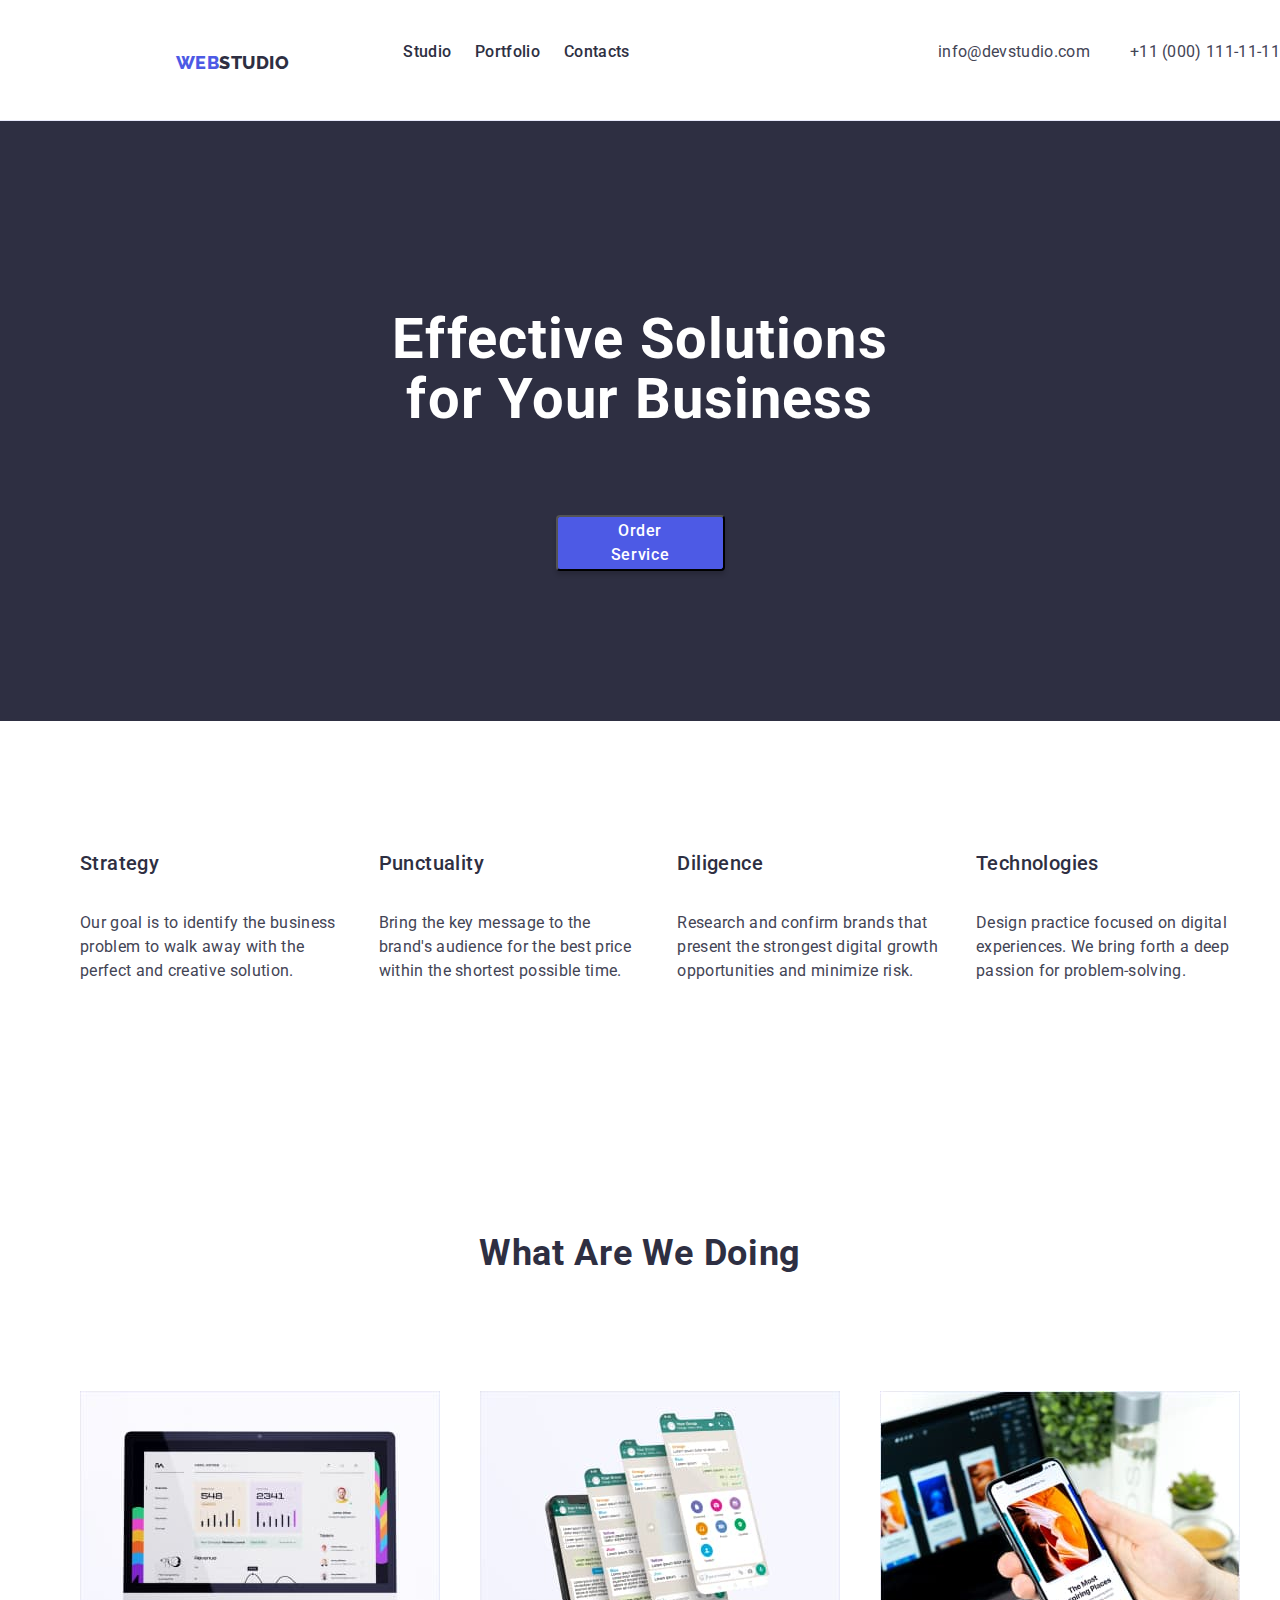
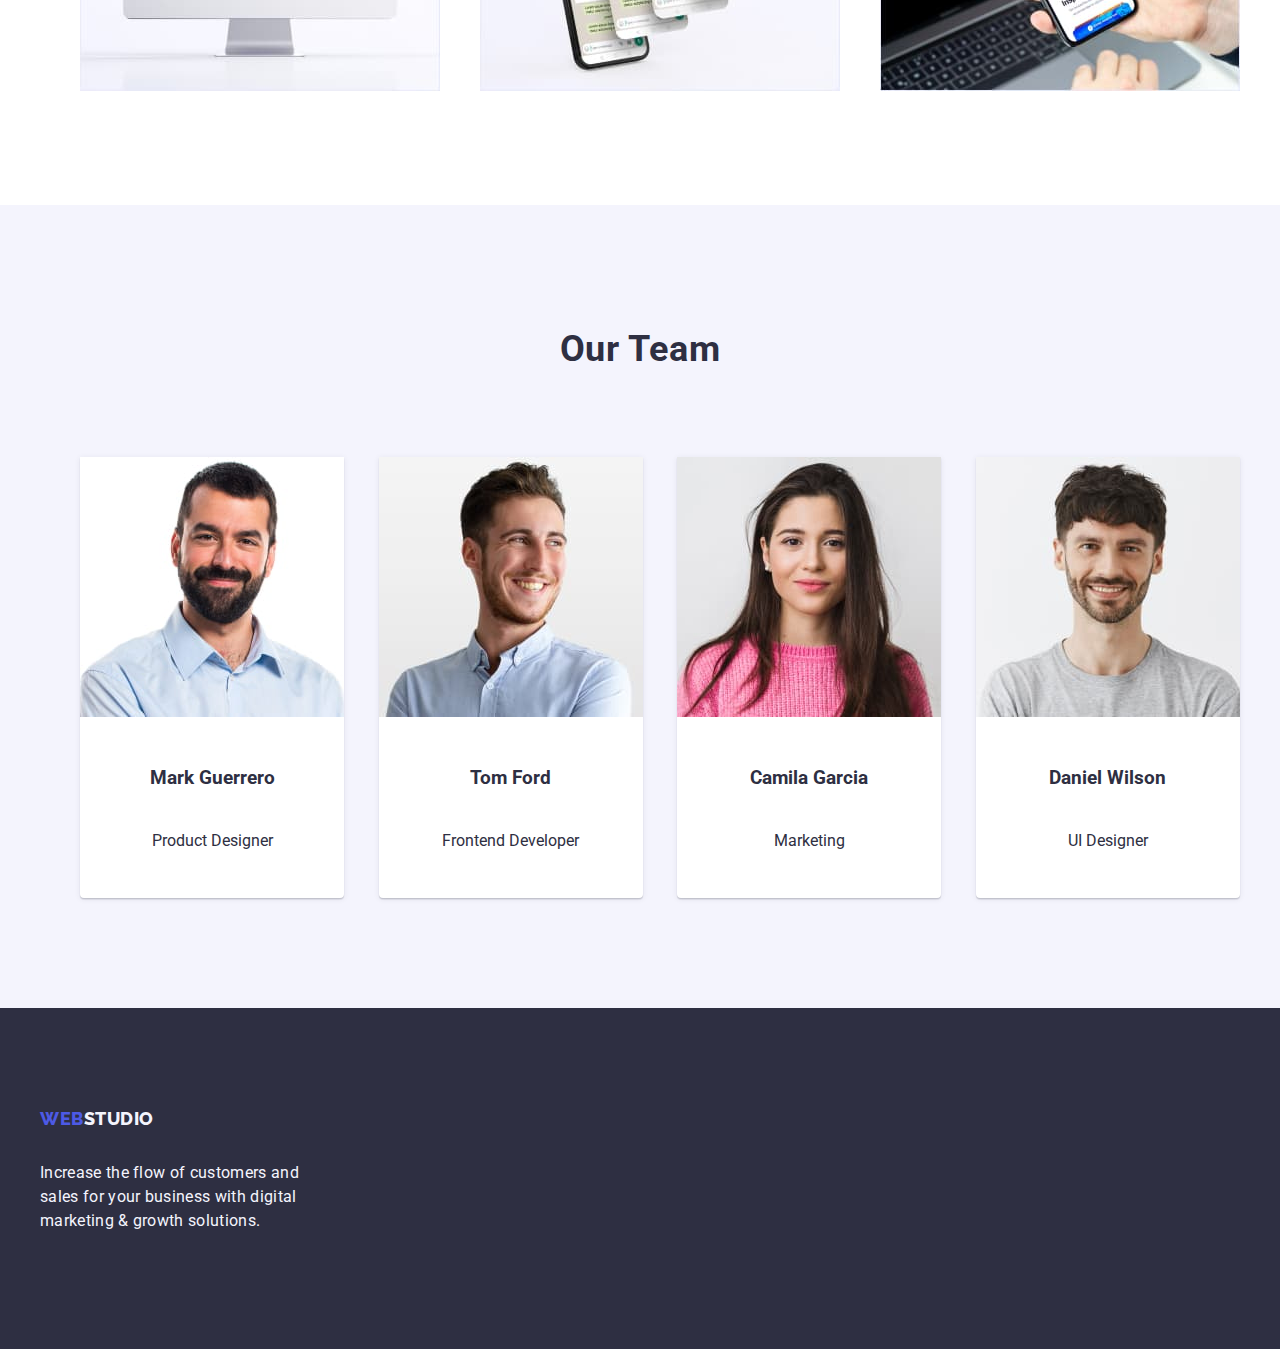
<file: index.html>
<!DOCTYPE html>
<html lang="en">

<head>
    <meta charset="UTF-8">
    <meta name="viewport" content="width=device-width, initial-scale=1.0">
    <!-- google fonts -->
    <link rel="preconnect" href="https://fonts.googleapis.com">
    <link rel="preconnect" href="https://fonts.gstatic.com" crossorigin>
    <link
        href="https://fonts.googleapis.com/css2?family=Raleway:wght@700&family=Roboto:wght@400;500;700;900&display=swap"
        rel="stylesheet">
    <link rel="stylesheet" href="./css/modern-normalize.css" />
    <link rel="stylesheet" href="./css/styles.css">

    <title>Web Studio</title>
</head>

<body>

    <header class="top-line">
        <div class="container top-line-style">
            <a class="logo" href="index.html">WEB</a>

            <nav class="navbar">
                <ul class="navbar-list">
                    <li>
                        <a class="navbar-list-item" href="index.html">Studio</a>
                    </li>
                    <li>
                        <a class="navbar-list-item" href="portfolio.html">Portfolio</a>
                    </li>
                    <li>
                        <a class="navbar-list-item" href="contacts.html">Contacts</a>
                    </li>
                </ul>
            </nav>
            <ul class="contact-info">
                <li>
                    <a href="mailto:info@devstudio.com">info@devstudio.com</a>
                </li>
                <li>
                    <a href="tel:+110001111111">+11 (000) 111-11-11</a>
                </li>
            </ul>
        </div>
    </header>

    <main>

        <!-- sectiunea hero image -->
        <section class="section section-one">
            <div class="container hero-section">
                <h1>Effective Solutions for Your Business</h1>
                <button type="button">Order Service</button>
            </div>
        </section>

        <!-- sectiunea 1 -->
        <section class="section">
            <div class="container">
                <ul class="section-one-list">
                    <li class="section-one-list-item">
                        <h3>Strategy</h3>
                        <p>Our goal is to identify the business problem to walk away with the perfect and
                            creative solution.</p>
                    </li>
                    <li class="section-one-list-item">
                        <h3>Punctuality</h3>
                        <p>Bring the key message to the brand's audience for the best price within the
                            shortest possible time.</p>
                    </li>
                    <li class="section-one-list-item">
                        <h3>Diligence</h3>
                        <p>Research and confirm brands that present the strongest digital growth
                            opportunities and minimize risk.</p>
                    </li>
                    <li class="section-one-list-item">
                        <h3>Technologies</h3>
                        <p>Design practice focused on digital experiences. We bring forth a deep
                            passion for problem-solving.</p>
                    </li>
                </ul>
            </div>
        </section>

        <!-- sectiunea 2 what are we doing -->

        <section class="section section-two">
            <div class="container section-two">
                <h2>What Are We Doing</h2>
                <ul class="section-two-list">
                    <li>
                        <img src="./images/img1.jpg" alt="mac computer" width="360" height="300">
                    </li>
                    <li>
                        <img src="./images/img2.jpg" alt="mobile device" width="360" height="300">
                    </li>
                    <li>
                        <img src="./images/img3.jpg" alt="computer and mobile device" width="360" height="300">
                    </li>
                </ul>
            </div>
        </section>



        <!-- sectiunea 3 our team -->

        <section class="section section-three">
            <div class="container our-team-section">
                <h2>Our Team</h2>
                <ul class="cards-list">
                    <li class="card">
                        <img src="./images/img1-Mark.jpg" alt="Mark Guerrero" width="264" height="260">
                        <div class="card-content">
                            <h3>Mark Guerrero </h3>
                            <p>Product Designer</p>
                        </div>
                    </li>

                    <li class="card">
                        <img src="./images/img2-Tom.jpg" alt="Tom Ford" width="264" height="260">
                        <div class="card-content">
                            <h3>Tom Ford</h3>
                            <p>Frontend Developer</p>
                        </div>
                    </li>
                    <li class="card">
                        <img src="./images/img3-Camila.jpg" alt="Camila Garcia" width="264" height="260">
                        <div class="card-content">
                            <h3>Camila Garcia</h3>
                            <p>Marketing</p>
                        </div>
                    </li>
                    <li class="card">
                        <img src="./images/img4-Daniel.jpg" alt="Daniel Wilson" width="264" height="260">
                        <div class="card-content">
                            <h3>Daniel Wilson</h3>
                            <p>UI Designer</p>
                        </div>
                    </li>
                </ul>
            </div>
        </section>

    </main>

    <footer class="footer-section">
        <div class="container">
            <div class="footer-section-style">
                <a class="footer-logo" href="index.html">WEB</a>
                <p>Increase the flow of customers and sales for your business with digital marketing & growth solutions.
                </p>
            </div>
        </div>
    </footer>
</body>

</html>
</file>
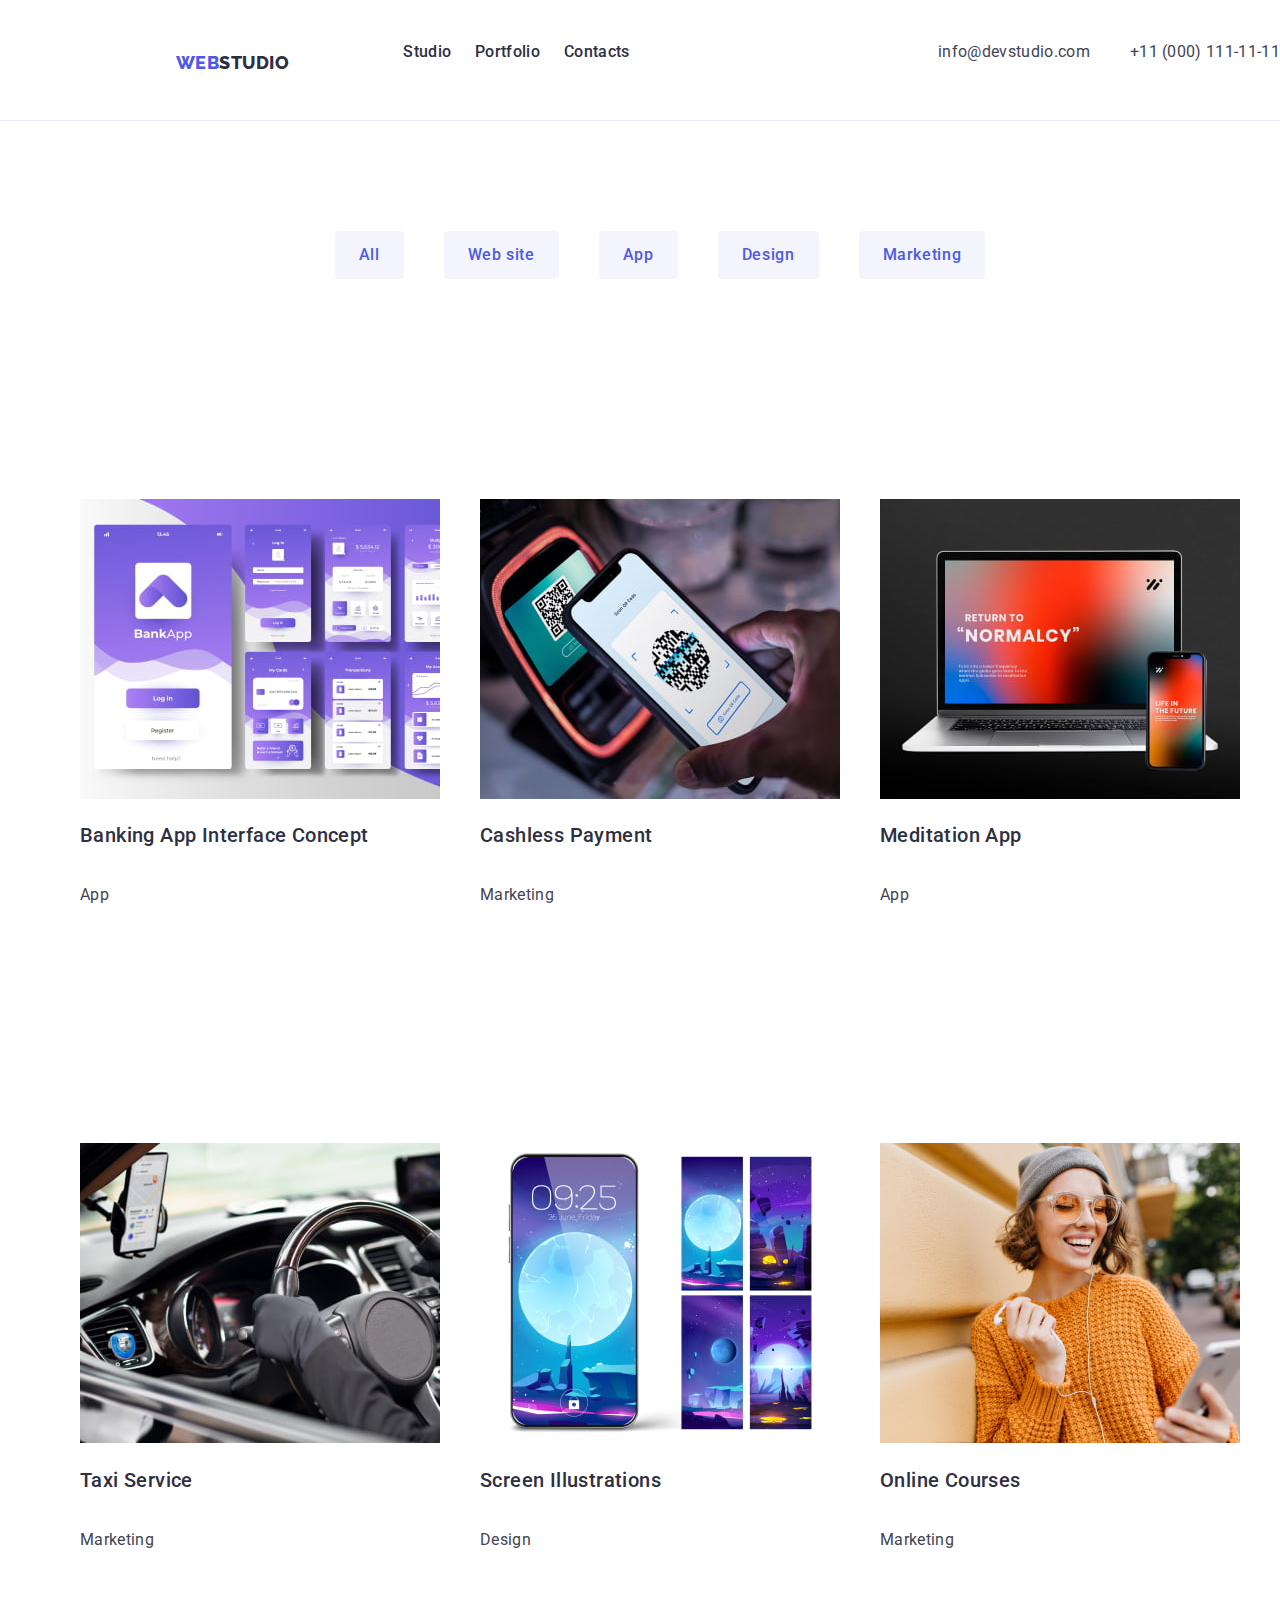
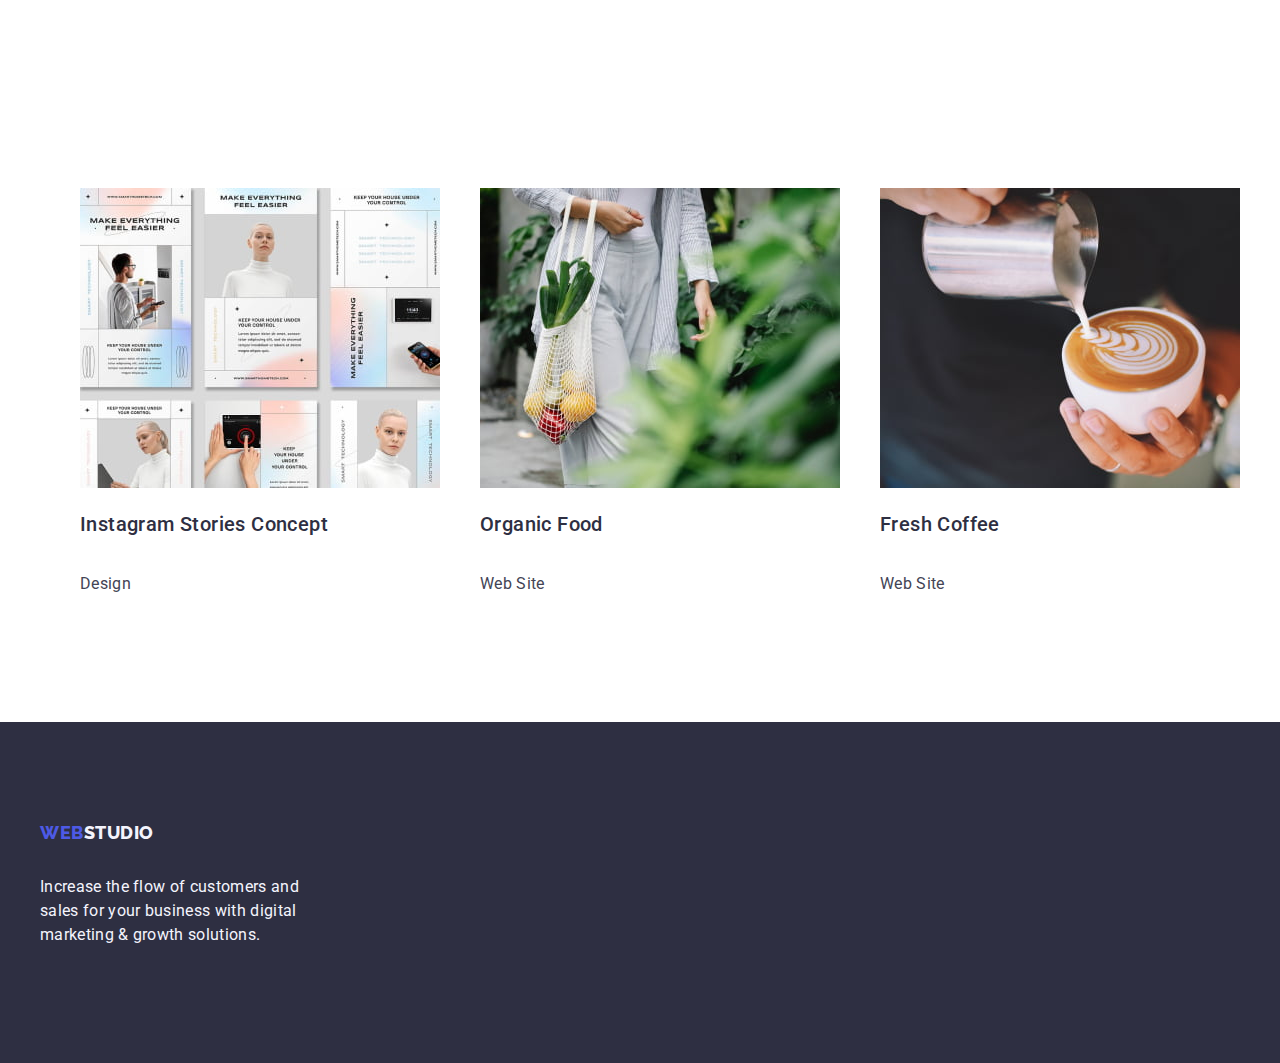
<file: portfolio.html>
<!DOCTYPE html>
<html lang="en">

<head>
    <meta charset="UTF-8">
    <meta name="viewport" content="width=device-width, initial-scale=1.0">
    <title>Portofolio</title>
    <link rel="preconnect" href="https://fonts.googleapis.com">
    <link rel="preconnect" href="https://fonts.gstatic.com" crossorigin>
    <link
        href="https://fonts.googleapis.com/css2?family=Raleway:ital,wght@0,100..900;1,100..900&family=Roboto:wght@400;500;700;900&display=swap"
        rel="stylesheet">
    <link rel="stylesheet" href="./css/modern-normalize.css">
    <link rel="stylesheet" href="./css/portfolio.css">

</head>

<body>
    <header class="top-line">
        <div class="container top-line-style">
            <a class="logo" href="index.html">WEB</a>

            <nav class="navbar">
                <ul class="navbar-list">
                    <li>
                        <a class="navbar-list-item" href="index.html">Studio</a>
                    </li>
                    <li>
                        <a class="navbar-list-item" href="portfolio.html">Portfolio</a>
                    </li>
                    <li>
                        <a class="navbar-list-item" href="contacts.html">Contacts</a>
                    </li>
                </ul>
            </nav>
            <ul class="contact-info">
                <li>
                    <a href="mailto:info@devstudio.com">info@devstudio.com</a>
                </li>
                <li>
                    <a href="tel:+110001111111">+11 (000) 111-11-11</a>
                </li>
            </ul>
        </div>
    </header>

    <main>
        <!-- Sectiunea Filters -->
        <section class="section">
            <div class="container">
                <ul class="filter-list">
                    <li>
                        <button class="filter-list-button" type="button">All</button>
                    </li>
                    <li>
                        <button class="filter-list-button" type="button">Web site</button>
                    </li>
                    <li>
                        <button class="filter-list-button" type="button">App</button>
                    </li>
                    <li>
                        <button class="filter-list-button" type="button">Design</button>
                    </li>
                    <li>
                        <button class="filter-list-button" type="button">Marketing</button>
                    </li>
                </ul>
            </div>
        </section>
        <!-- Sectiunea Row 1 -->
        <section class="section">
            <div class="container">
                <ul class="row-list">
                    <li class="project-card">
                        <img src="./images/img-banking-app.jpg" alt="Banking App Interface Concept" width="360"
                            height="300">
                        <div class="project-card-info">
                            <h3>Banking App Interface Concept</h3>
                            <p>App</p>
                        </div>
                    </li>
                    <li class="project-card">
                        <img src="./images/img-casshless-payment.jpg" alt="Cashless Payment" width="360" height="300">
                        <div class="project-card-info">
                            <h3>Cashless Payment</h3>
                            <p>Marketing</p>
                        </div>
                    </li>
                    <li class="project-card">
                        <img src="./images/img-meditation-app.jpg" alt="Meditation App" width="360" height="300">
                        <div class="project-card-info">
                            <h3>Meditation App</h3>
                            <p>App</p>
                        </div>
                    </li>
                </ul>
            </div>
        </section>

        <!-- Sectiunea Row 2 -->
        <section class="section">
            <div class="container">
                <ul class="row-list">
                    <li class="project-card">
                        <img src="./images/img-taxi-service.jpg" alt="Taxi Service" width="360" height="300">
                        <div class="project-card-info">
                            <h3>Taxi Service</h3>
                            <p>Marketing</p>
                        </div>
                    </li>
                    <li class="project-card">
                        <img src="./images/img-screen-illustrations.jpg" alt="Screen Illustrations" width="360"
                            height="300">
                        <div class="project-card-info">
                            <h3>Screen Illustrations</h3>
                            <p>Design</p>
                        </div>
                    </li>
                    <li class="project-card">
                        <img src="./images/img-online-courses.jpg" alt="Online Courses" width="360" height="300">
                        <div class="project-card-info">
                            <h3>Online Courses</h3>
                            <p>Marketing</p>
                        </div>
                    </li>
                </ul>
            </div>
        </section>
        <!-- Sectiunea Row 3 -->
        <section class="section">
            <div class="container">
                <ul class="row-list">
                    <li class="project-card">
                        <img src="./images/img-insta-stories-concept.jpg" alt="Instagram Stories Concept" width="360"
                            height="300">
                        <div class="project-card-info">
                            <h3>Instagram Stories Concept</h3>
                            <p>Design</p>
                        </div>
                    </li>
                    <li class="project-card">
                        <img src="./images/img-organic-food.jpg" alt="Organic Food" width="360" height="300">
                        <div class="project-card-info">
                            <h3>Organic Food</h3>
                            <p>Web Site</p>
                        </div>
                    </li>
                    <li class="project-card">
                        <img src="./images/img-fresh-coffee.jpg" alt="Fresh Coffee" width="360" height="300">
                        <div class="project-card-info">
                            <h3>Fresh Coffee</h3>
                            <p>Web Site</p>
                        </div>
                    </li>
                </ul>
            </div>
        </section>
    </main>

    <footer class="footer-section">
        <div class="container">
            <div class="footer-section-style">
                <a class="footer-logo" href="index.html">WEB</a>
                <p>Increase the flow of customers and sales for your business with digital marketing & growth solutions.
                </p>
            </div>
        </div>
    </footer>

</html>
</file>
<file: css/styles.css>
/* google fonts */
.roboto-regular {
  font-family: "Roboto", sans-serif;
  font-weight: 400;
  font-style: normal;
}

.roboto-medium {
  font-family: "Roboto", sans-serif;
  font-weight: 500;
  font-style: normal;
}

.roboto-bold {
  font-family: "Roboto", sans-serif;
  font-weight: 700;
  font-style: normal;
}

.roboto-black {
  font-family: "Roboto", sans-serif;
  font-weight: 900;
  font-style: normal;
}

.raleway-font {
  font-family: "Raleway", sans-serif;
  font-optical-sizing: auto;
  font-weight: 700;
  font-style: normal;
}

:root {
  --font-family: "Roboto", sans-serif;
  --second-family: "Raleway", sans-serif;
  --iris: rgba(77, 90, 229, 1);
  --ocean: rgba(64, 75, 191, 1);
  --navy-blue: rgba(46, 47, 66, 1);
  --green: rgba(49, 208, 170, 1);
  --slate: rgba(67, 68, 85, 1);
  --light-slate: rgba(142, 143, 153, 1);
  --corn-flower: rgba(231, 233, 252, 1);
  --cloud: rgba(244, 244, 253, 1);
  --navy-blue-modal: rgba(46, 47, 66, 0.4);
  --grey: rgba(46, 47, 66, 0.7);
  --white: rgba(255, 255, 255, 1);
  --dairy: rgba(252, 252, 252, 1);
}

body {
  font-family: var(--font-family);
  color: var(--navy-blue);
}

ul {
  list-style-type: none;
}

a {
  text-decoration: none;
}

.container {
  width: 1200px;
  margin: 0 auto;
}

.section {
  padding: 94px 0;
}

.top-line {
  background-color: var(--white);
  display: flex;
  padding: 1.5em 0;
  border-bottom: 1px solid var(--corn-flower);
}

.top-line-style {
  display: flex;
  width: 90em;
  height: 4.5em;
  justify-content: space-between;
}

.logo {
  color: var(--iris);
  font-family: var(--second-family);
  font-size: 18px;
  font-weight: 800;
  line-height: 1.3125;
  letter-spacing: 0.03em;
  padding-top: 1.5em;
  padding-left: 9.75em;
}

.logo::after {
  content: "STUDIO";
  color: var(--navy-blue);
}

.navbar-list {
  width: 16.3125em;
  height: 1.5em;
  display: flex;
  gap: 1.5em;
  margin-right: 6.25em;
}

.navbar-list-item {
  color: var(--navy-blue);
  font-family: var(--font-family);
  font-size: 16px;
  font-weight: 500;
  line-height: 1.5em;
  letter-spacing: 0.02em;
}

.navbar-list-item:hover {
  color: var(--green);
}

.contact-info {
  display: flex;
  font-family: var(--font-family);
  gap: 2.5em;
  font-weight: 400;
  font-size: 16px;
  line-height: 1.5em;
  letter-spacing: 0.02em;
  margin-left: 100px;
}

.contact-info a {
  color: var(--slate);
}

.contact-info a:hover {
  color: var(--green);
}

.section-one {
  background: var(--navy-blue);
  height: 600px;
  display: flex;
  justify-content: center;
}

.hero-section {
  display: flex;
  flex-direction: column;
  align-items: center;
  justify-content: center;
  gap: 48px;
}

.hero-section h1 {
  width: 496px;
  height: 120px;
  font-weight: 700;
  font-size: 56px;
  line-height: 1.07143;
  letter-spacing: 0.02em;
  text-align: center;
  color: var(--white);
}

.hero-section button {
  width: 169px;
  height: 56px;
  padding: 16px 32px;
  background: var(--iris);
  border-radius: 4px;
  box-shadow: 0 4px 4px 0 rgba(0, 0, 0, 0.15);
  font-weight: 500;
  font-size: 16px;
  line-height: 1.5;
  letter-spacing: 0.04em;
  color: var(--white);
  display: flex;
  justify-content: center;
  align-items: center;
  cursor: pointer;
}

.hero-section button:hover {
  color: var(--green);
  background: var(--slate);
}

.section-one-list {
  display: flex;
  justify-content: space-between;
}

.section-one-list-item h3 {
  font-weight: 500;
  font-size: 20px;
  line-height: 1.2;
  letter-spacing: 0.02em;
}

.section-one-list-item p {
  font-size: 16px;
  line-height: 1.5;
  letter-spacing: 0.02em;
  color: var(--slate);
}

.section-one-list-item {
  width: 264px;
  display: flex;
  flex-direction: column;
  justify-content: space-between;
}

.section-two {
  display: flex;
  flex-direction: column;
  gap: 72px;
}

.section-two h2 {
  font-weight: 700;
  font-size: 36px;
  line-height: 1.11111;
  letter-spacing: 0.02em;
  text-transform: capitalize;
  text-align: center;
}

.section-two-list {
  display: flex;
  justify-content: space-between;
}

.section-three {
  background: var(--cloud);
}

.our-team-section {
  display: flex;
  flex-direction: column;
}

.our-team-section h2 {
  font-weight: 700;
  font-size: 36px;
  line-height: 1.11111;
  letter-spacing: 0.02em;
  margin-bottom: 72px;
  text-align: center;
}

.cards-list {
  display: flex;
  justify-content: space-between;
}

.card {
  border-radius: 0 0 4px 4px;
  box-shadow: 0 2px 1px 0 rgba(46, 47, 66, 0.08),
    0 1px 1px 0 rgba(46, 47, 66, 0.16), 0 1px 6px 0 rgba(46, 47, 66, 0.08);
  background: var(--white);
  display: flex;
  flex-direction: column;
  gap: 32px;
}

.card-content {
  display: flex;
  flex-direction: column;
  align-items: center;
  justify-content: center;
  gap: 8px;
  margin-bottom: 32px;
}

/* footer css */
.footer-section {
  background: var(--navy-blue);
  padding: 100px 0;
}

.footer-section-style {
  display: flex;
  flex-direction: column;
  gap: 16px;
  width: 264px;
}

.footer-logo {
  font-family: var(--second-family);
  font-weight: 800;
  font-size: 18px;
  line-height: 1.16667em;
  letter-spacing: 0.03em;
  color: var(--iris);
}

.footer-logo::after {
  content: "STUDIO";
  color: var(--cloud);
}

.footer-section-style p {
  font-family: var(--font-family);
  font-weight: 400;
  font-size: 16px;
  line-height: 1.5em;
  letter-spacing: 0.02em;
  color: var(--cloud);
}
</file>
<file: css/portfolio.css>
@import url("./styles.css");

.filter-list {
  display: flex;
  justify-content: center;
  gap: 2.5em;
}

.filter-list-button {
  color: var(--iris);
  background-color: var(--cloud);
  border: 1px solid var(--cornflower);
  border-radius: 4px;
  font-weight: 500;
  font-size: 1em;
  line-height: 1.5em;
  letter-spacing: 0.04em;
  padding: 12px 24px;
}

.filter-list-button:hover {
  cursor: pointer;
  background-color: var(--ocean);
  color: var(--white);
}

.row-list {
  display: flex;
  justify-content: space-between;
}

.project-card {
  background-color: var(--white);
  border: 1px solid var(--cornflower);
}

.project-card-info {
  display: flex;
  flex-direction: column;
}

.project-card-info h3 {
  font-weight: 500;
  font-size: 20px;
  line-height: 1.2;
  letter-spacing: 0.02em;
  color: var(--navy-blue);
}

.project-card-info p {
  font-size: 16px;
  line-height: 1.5;
  letter-spacing: 0.02em;
  color: var(--slate);
}
</file>
